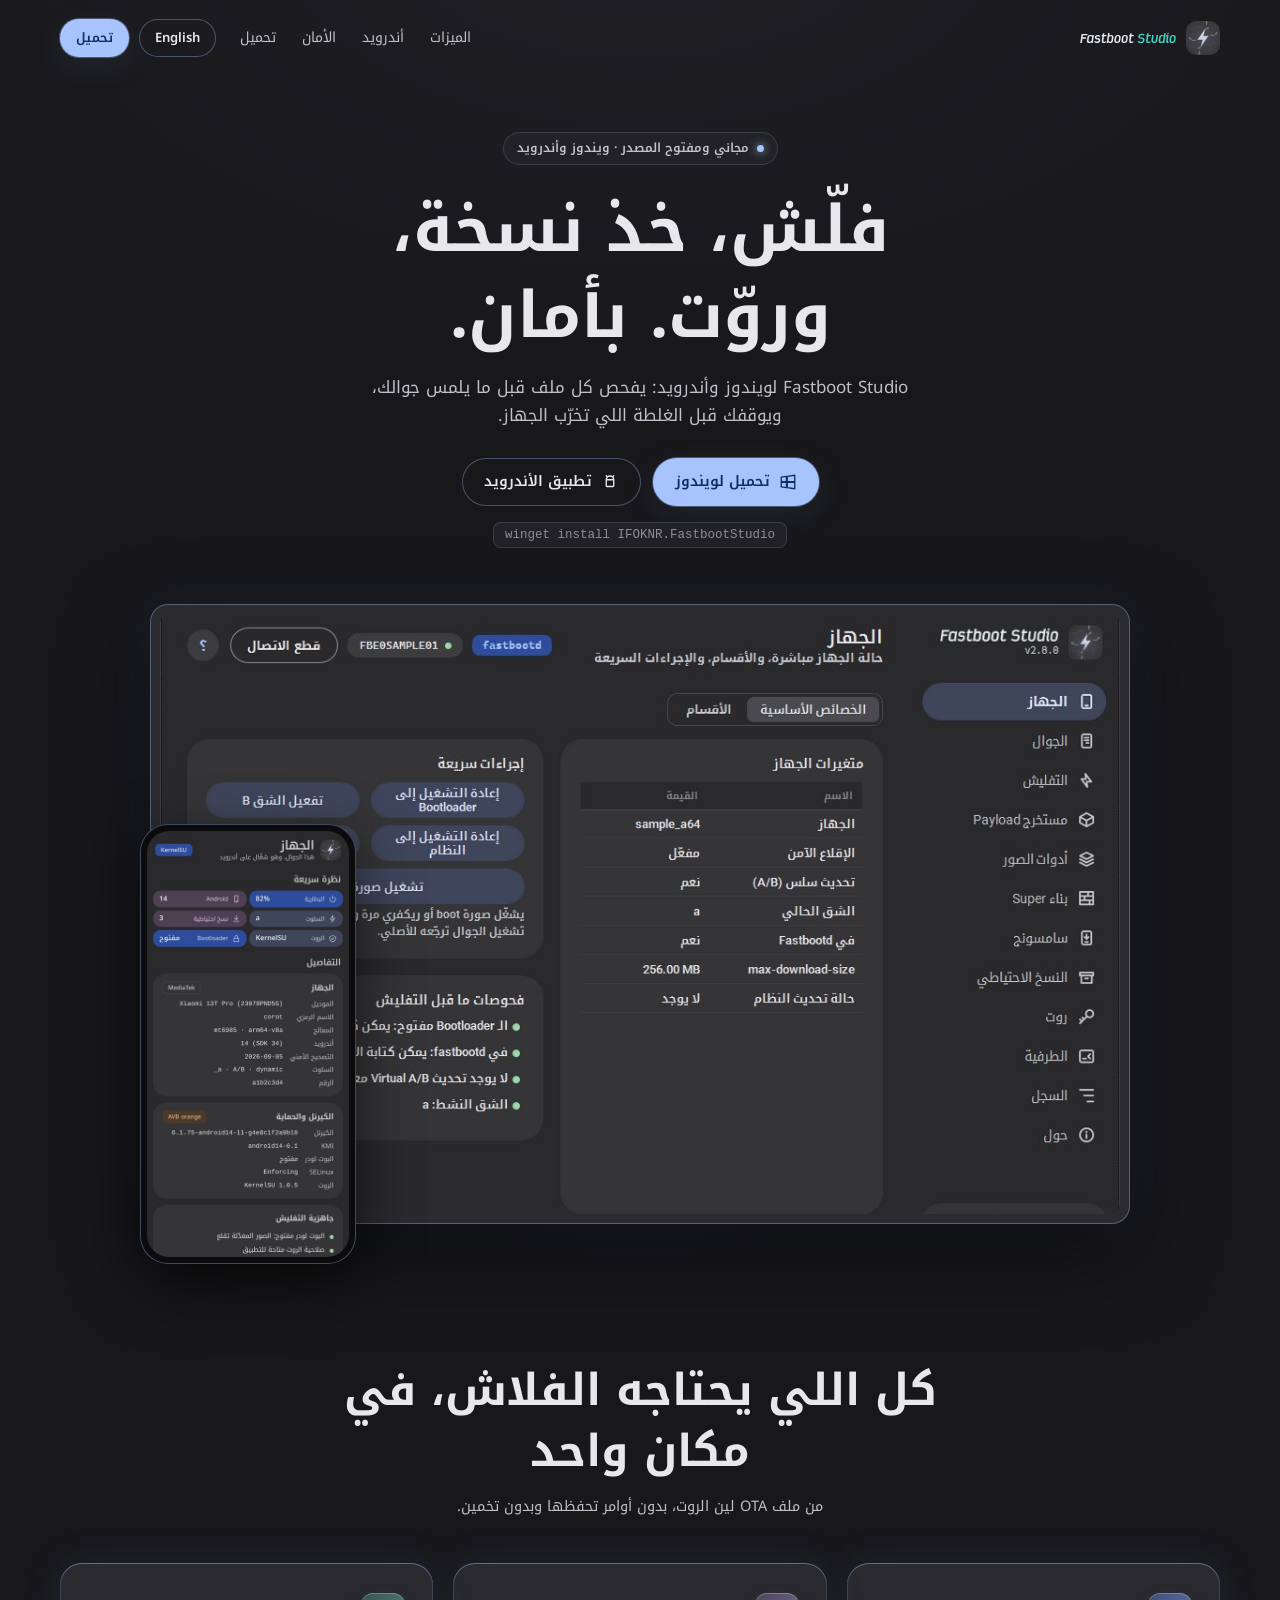
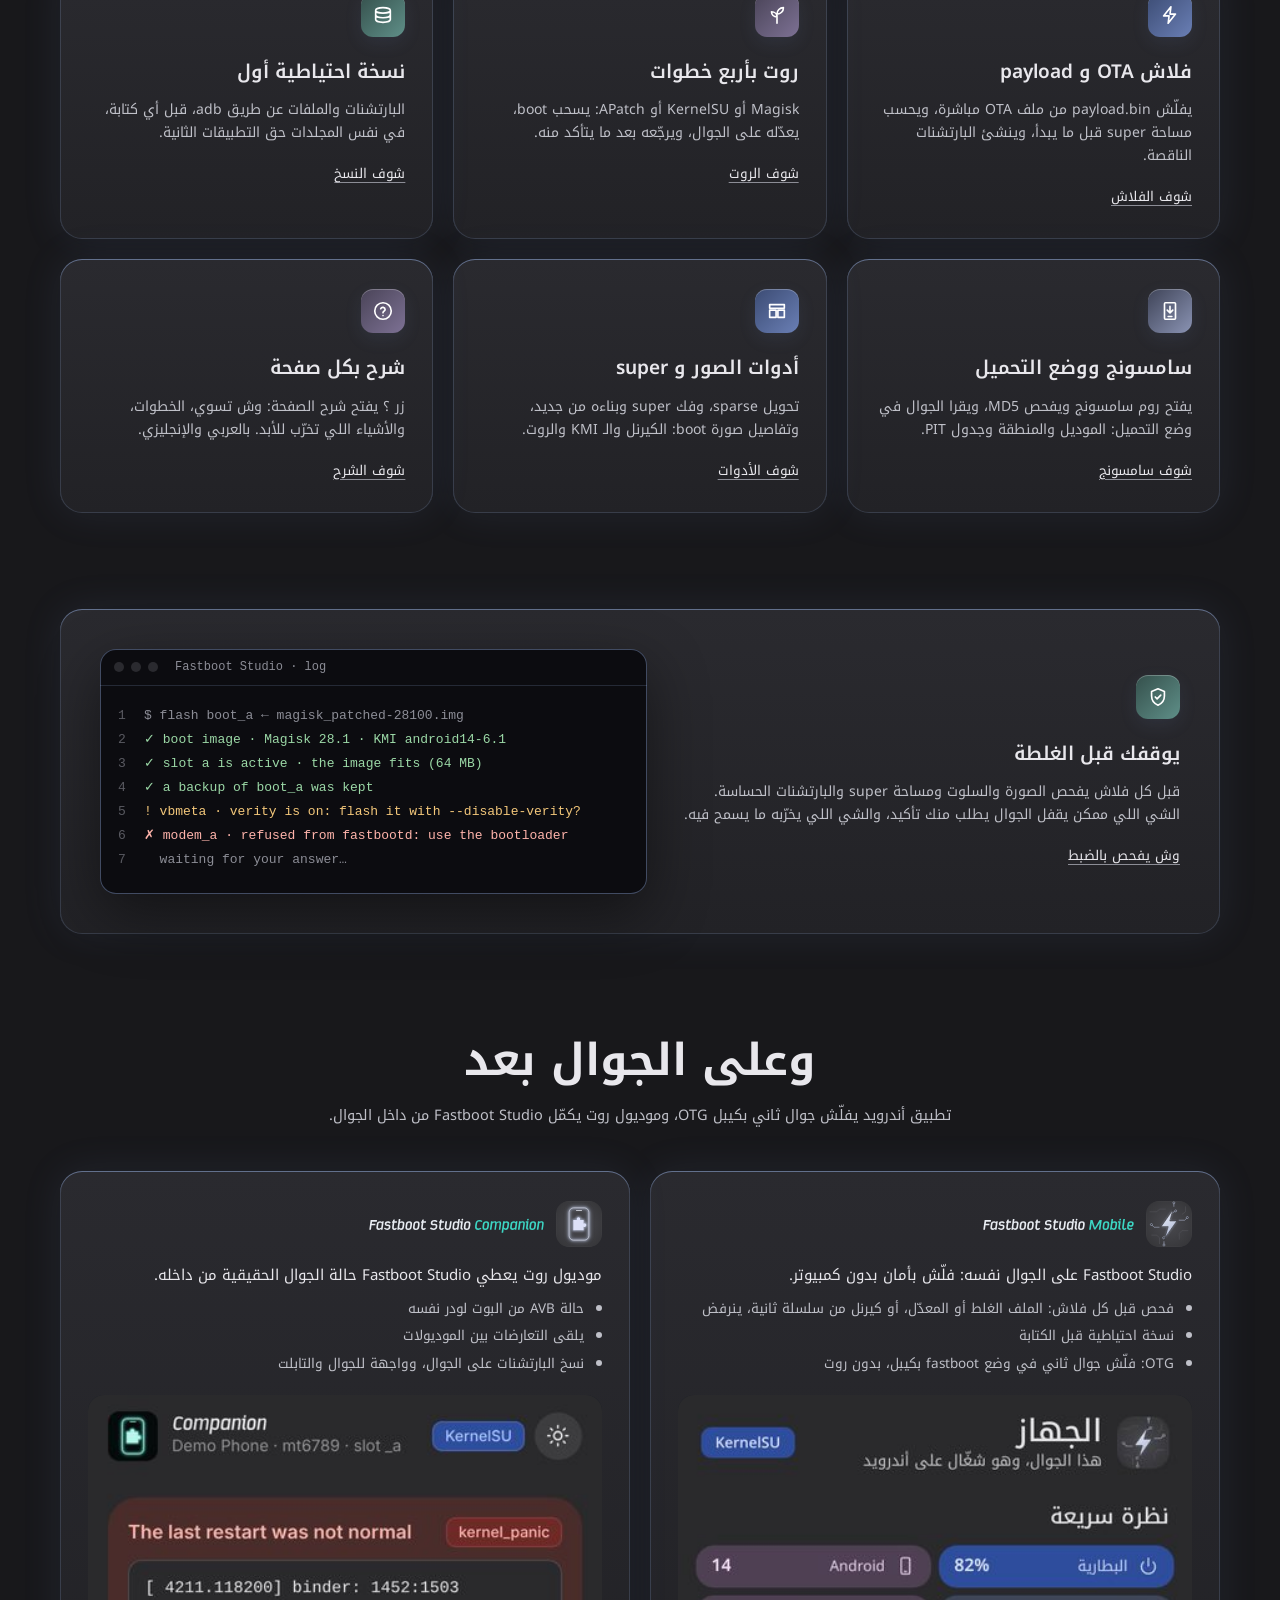
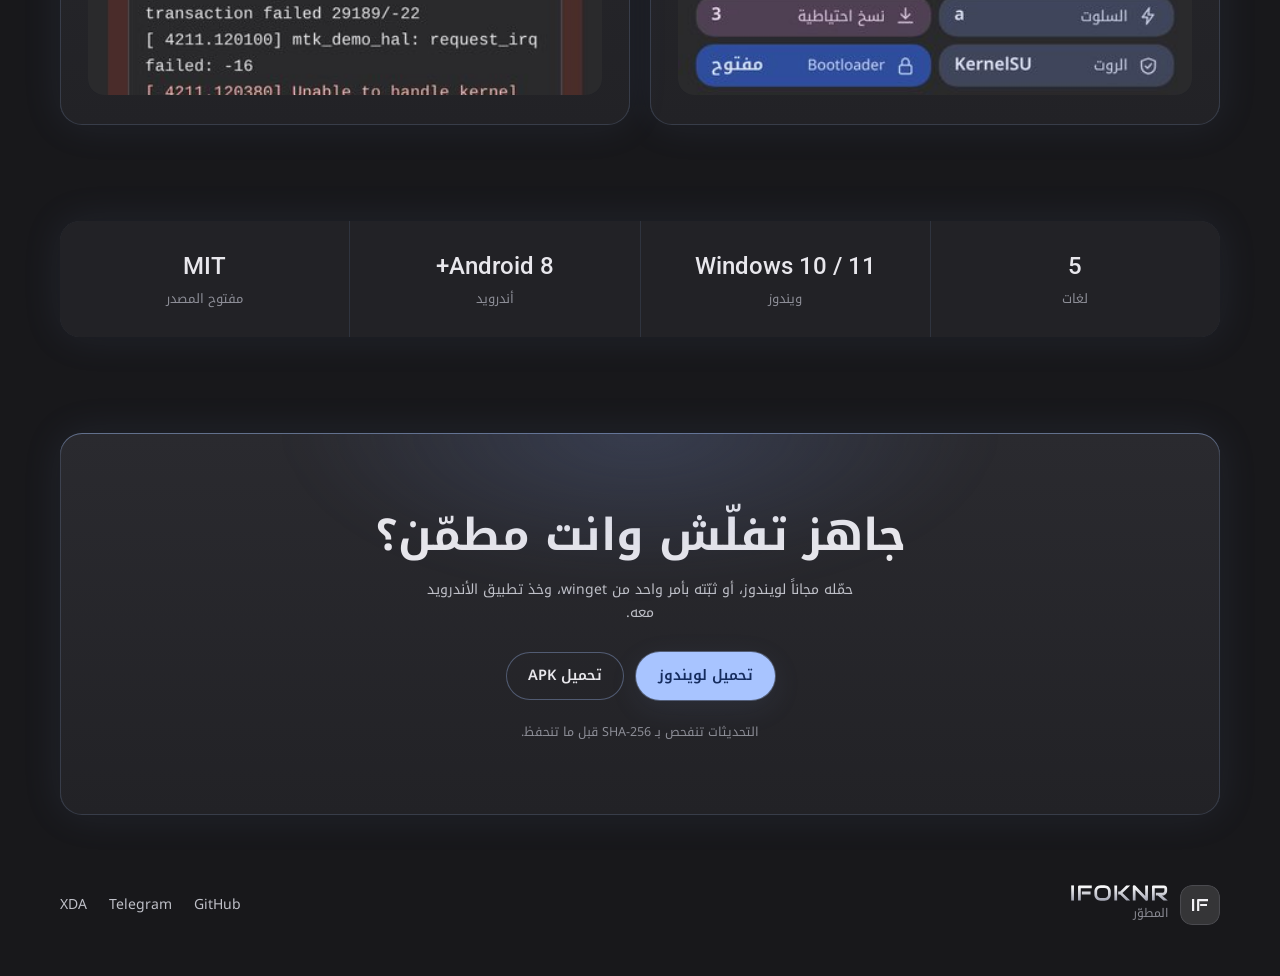
<file: design/fastbootstudio-site/index.html>
<!doctype html>
<html lang="ar" dir="rtl">
<head>
<meta charset="utf-8">
<meta name="viewport" content="width=device-width, initial-scale=1">
<title>Fastboot Studio</title>
<link rel="icon" href="../../site/assets/img/tools/fastbootstudio.svg" type="image/svg+xml">
<link rel="stylesheet" href="style.css">
</head>
<body>
<div class="bg"></div>
<header class="nav wrap">
  <a class="brand" href="#"><img src="../../site/assets/img/tools/fastbootstudio.svg" alt=""><img class="word" src="../../site/assets/img/names/fastbootstudio-dark.svg" alt="Fastboot Studio"></a>
  <nav class="links"><a href="#features" data-t="n_features"></a><a href="#android" data-t="n_android"></a><a href="#safety" data-t="n_safety"></a><a href="#get" data-t="n_get"></a></nav>
  <div class="nav-end"><button class="ghost sm" data-act="lang" data-t="lang"></button><a class="btn sm" href="#get" data-t="download"></a></div>
</header>

<main>
  <section class="hero wrap">
    <span class="chip"><i></i><b data-t="chip"></b></span>
    <h1 data-t="h1"></h1>
    <p class="lead" data-t="lead"></p>
    <div class="cta">
      <a class="btn" href="#get"><svg viewBox="0 0 24 24"><path d="M3 5.5 10 4.5v7H3zM11 4.4 21 3v8.5H11zM3 12.5h7v7L3 18.5zM11 12.5h10V21l-10-1.4z"/></svg><span data-t="win"></span></a>
      <a class="ghost" href="#android"><svg viewBox="0 0 24 24"><path d="M7 9h10v8a1 1 0 0 1-1 1H8a1 1 0 0 1-1-1zM8.5 5.5 7 3.5M15.5 5.5 17 3.5M7 9a5 5 0 0 1 10 0"/></svg><span data-t="and"></span></a>
    </div>
    <code class="winget">winget install IFOKNR.FastbootStudio</code>
    <div class="stage">
      <div class="glowball"></div>
      <div class="laptop"><video src="../../site/assets/media/fastbootstudio.mp4" poster="../../site/assets/media/fastbootstudio.jpg" muted loop playsinline autoplay></video></div>
      <div class="phone"><video src="../../site/assets/media/mobile.mp4" poster="../../site/assets/media/mobile.jpg" muted loop playsinline autoplay></video></div>
    </div>
  </section>

  <section class="sec wrap" id="features">
    <div class="head"><h2 data-t="f_h"></h2><p data-t="f_d"></p></div>
    <div class="cards" id="cards"></div>
  </section>

  <section class="sec wrap" id="safety">
    <div class="card wide">
      <div class="wide-text">
        <span class="tile t3"><svg viewBox="0 0 24 24"><path d="M12 3 5 6v5c0 4.5 3 8.3 7 10 4-1.7 7-5.5 7-10V6z M9 12l2 2 4-4"/></svg></span>
        <h3 data-t="s_h"></h3>
        <p data-t="s_d"></p>
        <a class="more" href="#get" data-t="s_more"></a>
      </div>
      <div class="term" dir="ltr">
        <div class="term-bar"><i></i><i></i><i></i><span>Fastboot Studio · log</span></div>
        <pre id="term"></pre>
      </div>
    </div>
  </section>

  <section class="sec wrap" id="android">
    <div class="head"><h2 data-t="a_h"></h2><p data-t="a_d"></p></div>
    <div class="duo">
      <div class="card app"><div class="app-top"><img src="../../site/assets/img/tools/mobile.svg" alt=""><img class="word" src="../../site/assets/img/names/mobile-dark.svg" alt="Fastboot Studio Mobile"></div><p data-t="m_d"></p><ul id="m_pts"></ul><div class="shot"><video src="../../site/assets/media/mobile.mp4" poster="../../site/assets/media/mobile.jpg" muted loop playsinline autoplay></video></div></div>
      <div class="card app"><div class="app-top"><img src="../../site/assets/img/tools/companion.svg" alt=""><img class="word" src="../../site/assets/img/names/companion-dark.svg" alt="Fastboot Studio Companion"></div><p data-t="c_d"></p><ul id="c_pts"></ul><div class="shot"><video src="../../site/assets/media/companion.mp4" poster="../../site/assets/media/companion.jpg" muted loop playsinline autoplay></video></div></div>
    </div>
  </section>

  <section class="sec wrap">
    <div class="stats" id="stats"></div>
  </section>

  <section class="sec wrap" id="get">
    <div class="card final">
      <h2 data-t="g_h"></h2>
      <p data-t="g_d"></p>
      <div class="cta center"><a class="btn" href="#"><span data-t="win"></span></a><a class="ghost" href="#"><span data-t="apk"></span></a></div>
      <p class="fine" data-t="g_f"></p>
    </div>
  </section>
</main>

<footer class="foot wrap">
  <div class="dev"><img src="../../site/assets/img/ifoknr-mark.svg" alt=""><div><img class="sig" src="../../site/assets/img/ifoknr-dark.svg" alt="IFOKNR"><small data-t="dev"></small></div></div>
  <div class="foot-links"><a href="#">GitHub</a><a href="#">Telegram</a><a href="#">XDA</a></div>
</footer>
<script src="app.js"></script>
</body>
</html>
</file>
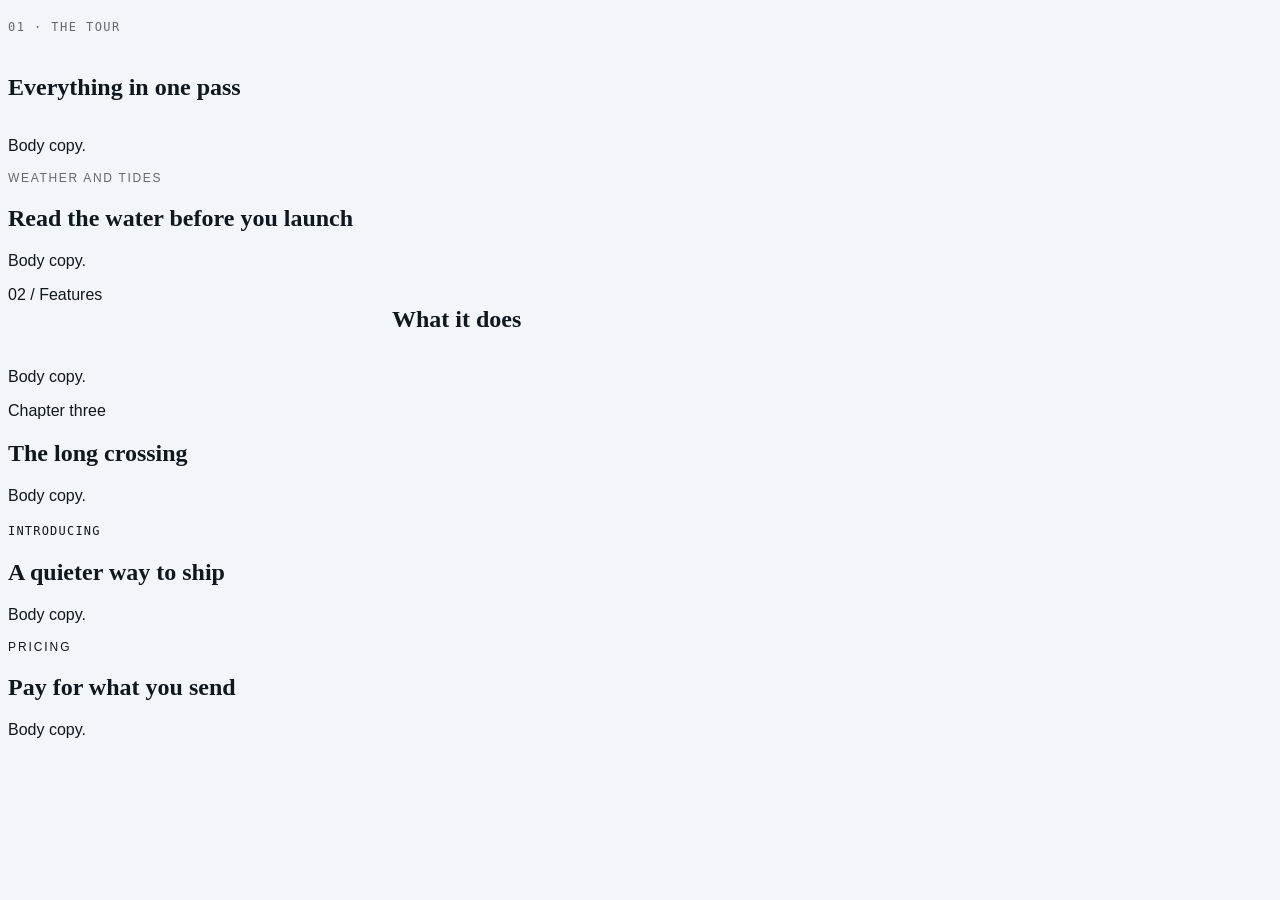
<file: .claude/skills/hallmark/scripts/fixtures/eyebrow-fail/index.html>
<!doctype html>
<!--
  Gate 54 fixture: MUST FAIL, six times.

  Every case here was invisible to the pre-1.3 detector, which keyed on
  `grid-template-columns` in the CSS and so only ever saw one geometry.
  Assertion (run from this directory):

    node ../../sloplint.mjs . --json | node -e "let s='';process.stdin.on('data',d=>s+=d).on('end',()=>console.log(JSON.parse(s).findings.filter(f=>f.gate==='54'&&f.grade==='FAIL').length))"
    # expected: 6

  Scoped to gate 54 on purpose: this file is deliberately slop in other ways too.
-->
<html lang="en">
<head>
<meta charset="utf-8">
<meta name="viewport" content="width=device-width, initial-scale=1">
<title>Gate 54 eyebrow fixture (must fail)</title>
<style>
/* Hallmark · macrostructure: fixture · tone: n/a · anchor hue: 250 · hero: Settled/H1 */
/* Hallmark · pre-emit critique: P3 H3 E3 S3 R3 V3 · weakest: all - this is a fixture */
:root {
  --color-paper: oklch(97% 0.006 250); --color-ink: oklch(20% 0.02 250);
  --color-muted: oklch(52% 0.015 250);
  --font-display: "Fraunces", serif; --font-body: "Public Sans", sans-serif;
  --font-label: "Geist Mono", monospace;
  --text-xs: 0.75rem; --tracking-label: 0.12em;
}
html, body { overflow-x: clip; }
body { background: var(--color-paper); color: var(--color-ink); font-family: var(--font-body); }
h1, h2, h3 { font-family: var(--font-display); }

/* 1: flex column. No grid anywhere; the old check could not see this. */
.a__head { display: flex; flex-direction: column; gap: 0.5rem; }
.a__eyebrow { font-family: var(--font-label); text-transform: uppercase;
  letter-spacing: var(--tracking-label); font-size: var(--text-xs); color: var(--color-muted); }

/* 2: plain block stack, and a class name outside the label vocabulary.
       Caught by resolved CSS alone: uppercase + tracking + small size. */
.b__strand { text-transform: uppercase; letter-spacing: 0.14em; font-size: 0.75rem;
  color: var(--color-muted); }

/* 3: the classic side-by-side grid. Regression guard for the old behaviour. */
.c__head { display: grid; grid-template-columns: minmax(0, 0.4fr) minmax(0, 1fr); gap: 2rem; }

/* 4: multi-column head declared ONLY inside a max-width block. The old check
       skipped every max-width rule, so this shape was a free pass. */
@media (max-width: 48rem) {
  .d__head { display: grid; grid-template-columns: 1fr 2fr; }
}

/* 5: class-less heading. The old check required a semantic match on the head
       wrapper's own classes to even look. */
.e__mark { font-family: var(--font-label); text-transform: uppercase;
  letter-spacing: 0.1em; font-size: 0.75rem; }

/* 6: "overline" was not in the old vocabulary at all. */
.overline { font-size: 0.75rem; letter-spacing: 0.16em; text-transform: uppercase; }
</style>
</head>
<body>

<!-- 1 · flex column stack -->
<section>
  <div class="a__head">
    <p class="a__eyebrow">01 · The tour</p>
    <h2>Everything in one pass</h2>
  </div>
  <p>Body copy.</p>
</section>

<!-- 2 · plain block stack, non-vocabulary class, CSS signals only -->
<section>
  <div>
    <p class="b__strand">Weather and tides</p>
    <h2>Read the water before you launch</h2>
  </div>
  <p>Body copy.</p>
</section>

<!-- 3 · side-by-side grid (the only shape the old gate caught) -->
<section>
  <div class="c__head">
    <span class="eyebrow">02 / Features</span>
    <h2>What it does</h2>
  </div>
  <p>Body copy.</p>
</section>

<!-- 4 · two-column head hidden inside a max-width query -->
<section>
  <div class="d__head">
    <span class="kicker">Chapter three</span>
    <h2>The long crossing</h2>
  </div>
  <p>Body copy.</p>
</section>

<!-- 5 · class-less heading under a labelled span -->
<section>
  <div>
    <span class="e__mark">Introducing</span>
    <h2>A quieter way to ship</h2>
  </div>
  <p>Body copy.</p>
</section>

<!-- 6 · the word the old vocabulary never knew -->
<section>
  <div>
    <p class="overline">Pricing</p>
    <h2>Pay for what you send</h2>
  </div>
  <p>Body copy.</p>
</section>

</body>
</html>
</file>
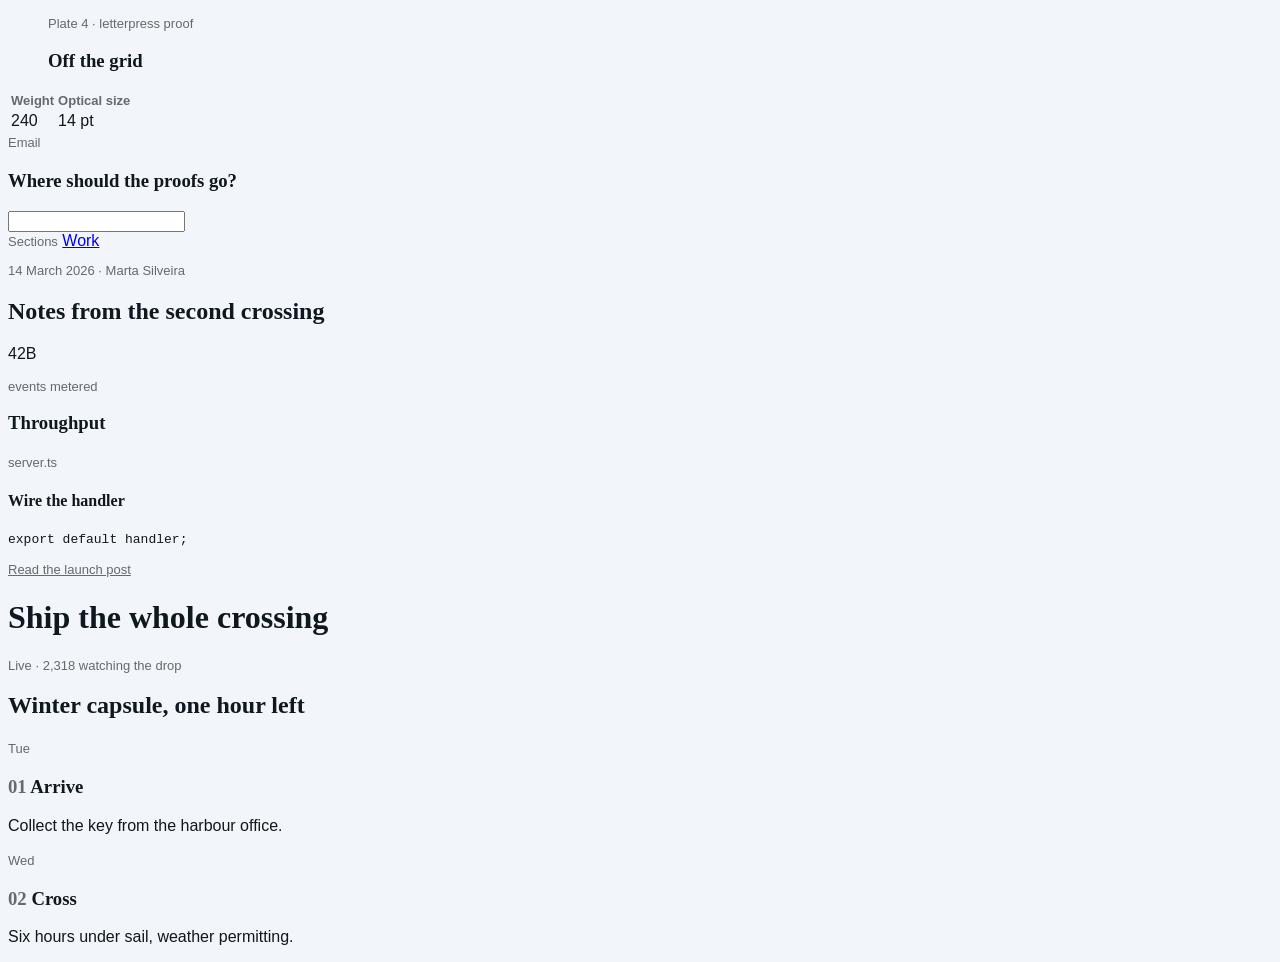
<file: .claude/skills/hallmark/scripts/fixtures/eyebrow-pass/index.html>
<!doctype html>
<!--
  Gate 54 fixture: MUST NOT FAIL.

  Ten shapes that look like an eyebrow to a naive detector and are not one.
  Each carries a fact, a destination, or an identifier the reader would
  otherwise lack: the exceptions gate 54 lists in references/gates.md.

  Assertion (run from this directory):

    node ../../sloplint.mjs . --json | node -e "let s='';process.stdin.on('data',d=>s+=d).on('end',()=>console.log(JSON.parse(s).findings.filter(f=>f.gate==='54').length))"
    # expected: 0

  Scoped to gate 54: this file makes no claim to be clean on the other gates.
-->
<html lang="en">
<head>
<meta charset="utf-8">
<meta name="viewport" content="width=device-width, initial-scale=1">
<title>Gate 54 carve-out fixture (must pass)</title>
<meta name="description" content="Fragments that sit near a heading without announcing it; gate 54 must stay quiet on every one.">
<style>
/* Hallmark · shape: fixture · genre: editorial · theme: fixture (by request)
 * hero: Settled · nav: none · footer: none · enrichment: none · signature: none, this is a gate 54 fixture
 * axes: light/roman-serif/cool · posture: restrained · contrast: pass · fold: n/a · v2.0.0 */
/* Hallmark · pre-emit critique: P3 H3 E3 S3 R3 V3 · weakest: all, this is a fixture */
/* Hallmark · answered F21 · unrelated fragments in one file, not a single document outline */
:root {
  --color-paper: oklch(97% 0.006 250); --color-ink: oklch(20% 0.02 250);
  --color-muted: oklch(52% 0.015 250); --color-accent: oklch(52% 0.14 250); --color-accent-ink: oklch(98% 0.005 250);
  --font-display: "Fraunces", serif; --font-body: "Public Sans", sans-serif;
  --font-label: var(--font-body);
  --text-xs: 0.8125rem;
}
html, body { overflow-x: clip; }
html { scrollbar-color: var(--color-muted) var(--color-paper); }
body { background: var(--color-paper); color: var(--color-ink); font-family: var(--font-body); caret-color: var(--color-accent); }
::selection { background: color-mix(in oklab, var(--color-accent) 22%, transparent); color: var(--color-ink); }
:focus-visible { outline: 2px solid var(--color-accent); outline-offset: 2px; }
a:active, button:active { transform: translateY(1px); }
button:disabled { opacity: 0.55; cursor: not-allowed; }
h1, h2, h3, h4 { font-family: var(--font-display); text-wrap: balance; }
.label { font-family: var(--font-label); font-size: var(--text-xs); color: var(--color-muted); }
.steps { list-style: none; counter-reset: step; padding: 0; }
.steps li { counter-increment: step; }
.steps li h3::before { content: counter(step, decimal-leading-zero) "  "; color: var(--color-muted); }
</style>
</head>
<body>

<!-- 1 · figcaption. Identifier, and it names something that is present. -->
<figure>
  <figcaption class="label">Plate 4 · letterpress proof</figcaption>
  <h3>Off the grid</h3>
</figure>

<!-- 2 · table column header. Identifier. -->
<table>
  <thead><tr><th class="label">Weight</th><th class="label">Optical size</th></tr></thead>
  <tbody><tr><td>240</td><td>14 pt</td></tr></tbody>
</table>

<!-- 3 · form field label. Identifier, bound to its control. -->
<form>
  <div>
    <label class="label" for="email">Email</label>
    <h3>Where should the proofs go?</h3>
    <input id="email" type="email">
  </div>
</form>

<!-- 4 · nav label. Destination. -->
<nav>
  <div>
    <span class="label">Sections</span>
    <h2 hidden>Navigation</h2>
    <a href="/work">Work</a>
  </div>
</nav>

<!-- 5 · dateline. Fact: the date appears nowhere else. -->
<article>
  <p class="label"><time datetime="2026-03-14">14 March 2026</time> · Marta Silveira</p>
  <h2>Notes from the second crossing</h2>
</article>

<!-- 6 · unit label AFTER the figure it labels. Order is the discriminator. -->
<section>
  <div>
    <p class="stat__num">42B</p>
    <p class="label">events metered</p>
  </div>
  <h3>Throughput</h3>
</section>

<!-- 7 · code filename tab. Identifier: a real path. -->
<section>
  <div>
    <span class="label">server.ts</span>
    <h4>Wire the handler</h4>
  </div>
  <pre><code>export default handler;</code></pre>
</section>

<!-- 8 · linked announcement chip. Destination, and it goes somewhere real. -->
<header>
  <div>
    <a class="label" href="/changelog/v2">Read the launch post</a>
    <h1>Ship the whole crossing</h1>
  </div>
</header>

<!-- 9 · live telemetry above a headline. Fact, and the digits prove it. -->
<section>
  <div>
    <p class="label">Live · 2,318 watching the drop</p>
    <h1>Winter capsule, one hour left</h1>
  </div>
</section>

<!-- 10 · a real <ol>. The numbers come from counter(), not from typed labels;
         a genuine per-step identifier rides along without becoming a kicker. -->
<ol class="steps">
  <li>
    <span class="label">Tue</span>
    <h3>Arrive</h3>
    <p>Collect the key from the harbour office.</p>
  </li>
  <li>
    <span class="label">Wed</span>
    <h3>Cross</h3>
    <p>Six hours under sail, weather permitting.</p>
  </li>
</ol>

</body>
</html>
</file>
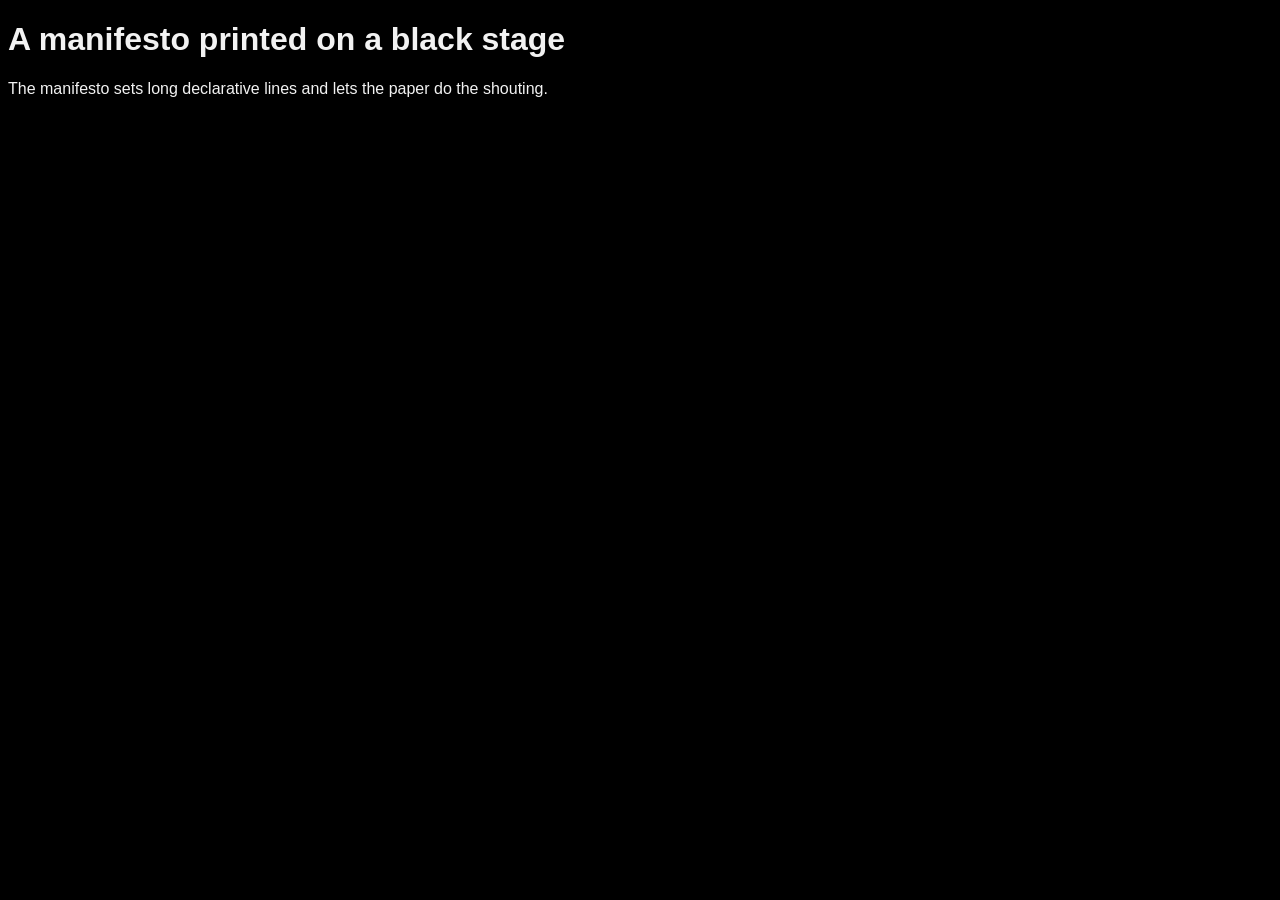
<file: .claude/skills/hallmark/scripts/fixtures/waiver/index.html>
<!doctype html>
<!--
  Waiver fixture. Five waivers are claimed on a deliberately expressive page:
  four are honoured, one is refused because it names a Floor gate, and the build
  ships. There is no cap, so the page is not blocked for being expressive; what
  it gets instead is a NOTE saying four waivers is a house style, not exceptions.

  Assertion (run from this directory):

    node ../../sloplint.mjs . --json | node -e "let s='';process.stdin.on('data',d=>s+=d).on('end',()=>{const j=JSON.parse(s);console.log(JSON.stringify(j.summary))})"
    # expected: fails 0, reflex 0, waived 5, rejected 2, answered 1, notes 1
    # (waived counts findings, not gates: gate 1 fires on both the token and the
    #  h1 rule, and gate 7 on both the token and the body background)

  Case by case:
    waive 40  -> refused, Floor is never waivable, and gate 40 still binds
    waive 7b  -> honoured; the guard (surface: absolute in the stamp) holds
    waive 22  -> honoured
    waive 25  -> honoured (no finding to downgrade on this page)
    waive 1   -> honoured, and trips the >3 house-style NOTE
    answered F3  -> honoured; the Finish finding reports ANSWERED instead of WARN
    answered 40  -> refused; 40 is Floor, and Floor findings are fixed, not answered
-->
<html lang="en">
<head>
<meta charset="utf-8">
<meta name="viewport" content="width=device-width, initial-scale=1">
<title>Waiver fixture</title>
<style>
/* Hallmark · macrostructure: Manifesto · tone: austere · anchor hue: 250 · surface: absolute · nav: N9 · footer: Ft2 · hero: Poster/H1 */
/* Hallmark · pre-emit critique: P5 H4 E5 S4 R5 V4 · weakest: E - fixture, not a real build */
/* Hallmark · waive 40 · contrast measured on the stage · the manifesto is printed white on black */
/* Hallmark · waive 7b · surface: absolute declared, 40-41 pass · the manifesto stage is printed on black paper */
/* Hallmark · waive 22 · neutrals achromatic throughout · the manifesto rules are pure grey by intent */
/* Hallmark · waive 25 · measure runs to 96ch · the manifesto sets long declarative lines */
/* Hallmark · waive 1 · two families declared · the manifesto pairs a display serif with a grotesque */
/* Hallmark · answered F3 · the manifesto head is one word and cannot wrap, so balance has nothing to balance */
/* Hallmark · answered 40 · contrast is fine here honestly */
:root {
  --color-paper: #000;
  --color-ink: oklch(96% 0 250);
  --font-display: Inter, sans-serif;
  --font-body: "Public Sans", sans-serif;
}
html, body { overflow-x: clip; }
body { background: var(--color-paper); color: var(--color-ink); font-family: var(--font-body); }
h1 { font-family: var(--font-display); }
</style>
</head>
<body>
  <h1>A manifesto printed on a black stage</h1>
  <p>The manifesto sets long declarative lines and lets the paper do the shouting.</p>
</body>
</html>
</file>
<file: design/fastbootstudio-site/style.css>
@font-face{font-family:Roboto;src:url(../../site/assets/fonts/Roboto-Regular.woff) format("woff");font-weight:400;font-display:swap}
@font-face{font-family:Roboto;src:url(../../site/assets/fonts/Roboto-Medium.woff) format("woff");font-weight:500;font-display:swap}
@font-face{font-family:Roboto;src:url(../../site/assets/fonts/Roboto-Bold.woff) format("woff");font-weight:700;font-display:swap}
@font-face{font-family:Kufi;src:url(../../site/assets/fonts/NotoKufiArabic-Regular.woff) format("woff");font-weight:400;font-display:swap}
@font-face{font-family:Kufi;src:url(../../site/assets/fonts/NotoKufiArabic-SemiBold.woff) format("woff");font-weight:500 600;font-display:swap}
@font-face{font-family:Kufi;src:url(../../site/assets/fonts/NotoKufiArabic-Bold.woff) format("woff");font-weight:700;font-display:swap}

/* The apps' grey and blue-slate, with glowing card edges (option A, chosen by IFOKNR). */
:root{
  --bg:#18181b;--bg2:#202024;--card:#222226;--card2:#2a2a2f;
  --edge:rgba(168,196,255,.16);--edge-hi:rgba(168,196,255,.34);--glow:rgba(120,146,210,.10);
  --tx:#e8e7ec;--tx2:#bfc0c8;--tx3:#8c8d96;
  --acc:#a8c4ff;--on-acc:#152c5e;
  --t1a:#3c4c74;--t1b:#6a7fb5;--t2a:#4a4458;--t2b:#7d7194;--t3a:#35504c;--t3b:#5f8f88;--t4a:#3f4458;--t4b:#8a93b3;
  --ball:rgba(110,135,200,.22);
}

*{box-sizing:border-box}
html,body{margin:0}
body{background:var(--bg);color:var(--tx);font:400 15px/1.65 Roboto,Kufi,system-ui,sans-serif;-webkit-font-smoothing:antialiased;overflow-x:hidden}
[dir=rtl] body{font-family:Kufi,Roboto,system-ui,sans-serif;font-size:14.5px}
a{color:inherit;text-decoration:none}
button{font:inherit;color:inherit;border:0;background:none;cursor:pointer}
img,video{display:block;max-width:100%}
.bg{position:fixed;inset:0;z-index:-1;background:radial-gradient(1200px 700px at 50% -10%,var(--bg2),transparent 70%),var(--bg)}
.wrap{width:min(1160px,100% - 40px);margin-inline:auto}

/* nav */
.nav{display:flex;align-items:center;gap:24px;height:76px}
.brand{display:flex;align-items:center;gap:10px}
.brand img{width:34px;height:34px;border-radius:10px}
.brand .word{width:auto;height:16px;border-radius:0}
.links{display:flex;gap:26px;margin-inline-start:auto;color:var(--tx2);font-size:14px}
.links a:hover{color:var(--tx)}
.nav-end{display:flex;gap:10px;align-items:center}

/* buttons */
.btn,.ghost{display:inline-flex;align-items:center;gap:9px;height:48px;padding:0 22px;border-radius:999px;font-weight:600;font-size:14.5px;transition:transform .15s,box-shadow .2s,background .2s}
.btn{background:var(--acc);color:var(--on-acc);box-shadow:0 0 0 1px var(--edge-hi),0 8px 30px var(--glow)}
.btn:hover{transform:translateY(-1px);box-shadow:0 0 0 1px var(--edge-hi),0 10px 40px var(--ball)}
.ghost{box-shadow:inset 0 0 0 1px var(--edge-hi);color:var(--tx)}
.ghost:hover{background:var(--card2)}
.btn.sm,.ghost.sm{height:38px;padding:0 16px;font-size:13px}
.btn svg,.ghost svg{width:18px;height:18px;fill:none;stroke:currentColor;stroke-width:1.8;stroke-linejoin:round;stroke-linecap:round}

/* hero */
.hero{text-align:center;padding:56px 0 0;display:flex;flex-direction:column;align-items:center}
.chip{display:inline-flex;align-items:center;gap:8px;padding:6px 14px;border-radius:999px;background:var(--card);box-shadow:inset 0 0 0 1px var(--edge);font-size:12.5px;color:var(--tx2)}
.chip i{width:7px;height:7px;border-radius:50%;background:var(--acc);box-shadow:0 0 10px var(--acc)}
.chip b{font-weight:500}
.hero h1{font-size:clamp(36px,5.4vw,64px);line-height:1.08;letter-spacing:-.02em;margin:22px 0 14px;max-width:15ch;font-weight:500}
[dir=rtl] .hero h1{letter-spacing:0;line-height:1.35;font-weight:700}
.lead{color:var(--tx2);font-size:17px;max-width:56ch;margin:0}
.cta{display:flex;gap:12px;flex-wrap:wrap;margin-top:28px}
.cta.center{justify-content:center}
.winget{margin-top:16px;font:12.5px ui-monospace,"Cascadia Mono",Menlo,monospace;color:var(--tx3);background:var(--card);padding:6px 12px;border-radius:8px;box-shadow:inset 0 0 0 1px var(--edge)}
.stage{position:relative;width:100%;max-width:980px;margin-top:56px;padding-bottom:40px}
.glowball{position:absolute;inset:10% 15% 0;background:radial-gradient(closest-side,var(--ball),transparent);filter:blur(30px)}
.laptop{position:relative;border-radius:18px;padding:10px;background:var(--card2);box-shadow:inset 0 0 0 1px var(--edge-hi),0 30px 80px rgba(0,0,0,.5),0 0 60px var(--glow)}
.laptop video{border-radius:10px;width:100%;aspect-ratio:16/10;object-fit:cover}
.phone{position:absolute;inset-inline-end:-10px;bottom:0;width:22%;border-radius:28px;padding:7px;background:#0b0b0d;box-shadow:inset 0 0 0 1px var(--edge-hi),0 20px 60px rgba(0,0,0,.6)}
.phone video{border-radius:22px;width:100%;aspect-ratio:9/19;object-fit:cover}

/* sections */
.sec{padding:96px 0 0}
.head{text-align:center;max-width:640px;margin:0 auto 44px}
.head h2,.final h2{font-size:clamp(28px,3.6vw,44px);line-height:1.15;margin:0 0 12px;font-weight:500;letter-spacing:-.01em}
[dir=rtl] .head h2,[dir=rtl] .final h2{font-weight:700;line-height:1.4;letter-spacing:0}
.head p{color:var(--tx2);margin:0}

/* cards: the design's soft glowing edge */
.cards{display:grid;grid-template-columns:repeat(3,minmax(0,1fr));gap:20px}
.card{position:relative;background:linear-gradient(180deg,var(--card2),var(--card));border-radius:22px;padding:30px 28px;box-shadow:inset 0 0 0 1px var(--edge),inset 0 1px 0 var(--edge-hi),0 0 40px var(--glow);transition:box-shadow .25s,transform .25s}
.card:hover{box-shadow:inset 0 0 0 1px var(--edge-hi),inset 0 1px 0 var(--edge-hi),0 0 60px var(--ball);transform:translateY(-2px)}
.card h3{font-size:21px;font-weight:500;margin:20px 0 10px}
[dir=rtl] .card h3{font-weight:600;font-size:19px}
.card p{color:var(--tx2);font-size:14px;margin:0 0 18px}
.more{font-size:13.5px;text-decoration:underline;text-underline-offset:4px;text-decoration-color:var(--tx3)}
.more:hover{text-decoration-color:var(--acc)}
.tile{display:grid;place-items:center;width:44px;height:44px;border-radius:12px;box-shadow:0 6px 18px var(--glow),inset 0 1px 0 rgba(255,255,255,.25)}
.tile svg{width:22px;height:22px;fill:none;stroke:#fff;stroke-width:1.8;stroke-linecap:round;stroke-linejoin:round}
.t1{background:linear-gradient(135deg,var(--t1a),var(--t1b))}.t2{background:linear-gradient(135deg,var(--t2a),var(--t2b))}
.t3{background:linear-gradient(135deg,var(--t3a),var(--t3b))}.t4{background:linear-gradient(135deg,var(--t4a),var(--t4b))}

/* the wide card with a terminal, as the design's code card */
.wide{display:grid;grid-template-columns:minmax(0,1fr) minmax(0,1.1fr);gap:36px;align-items:center;padding:40px}
.wide h3{font-size:28px}
.term{background:#0c0c10;border-radius:16px;box-shadow:inset 0 0 0 1px var(--edge-hi),0 20px 60px rgba(0,0,0,.45);overflow:hidden}
.term-bar{display:flex;align-items:center;gap:7px;padding:11px 14px;border-bottom:1px solid var(--edge)}
.term-bar i{width:10px;height:10px;border-radius:50%;background:var(--card2)}
.term-bar span{margin-inline-start:10px;font:12px ui-monospace,Menlo,monospace;color:var(--tx3)}
.term pre{margin:0;padding:18px 18px 22px;font:13px/1.85 ui-monospace,"Cascadia Mono",Menlo,monospace;white-space:pre-wrap;color:var(--tx2)}
.term em{display:inline-block;width:26px;color:var(--tx3);font-style:normal;opacity:.6}
.term .ok{color:#9bd8a6}.term .warn{color:#f3c77a}.term .bad{color:#ffb4ab}.term .dim{color:var(--tx3)}

/* android */
.duo{display:grid;grid-template-columns:1fr 1fr;gap:20px}
.app-top{display:flex;align-items:center;gap:12px}
.app-top img{width:46px;height:46px;border-radius:13px}
.app-top .word{width:auto;height:17px;border-radius:0}
.app p{margin:16px 0 10px;font-size:15px;color:var(--tx)}
.app ul{margin:0 0 20px;padding-inline-start:18px;color:var(--tx2);font-size:13.5px}
.app li{margin:5px 0}
.shot{border-radius:16px;overflow:hidden;background:#000;box-shadow:inset 0 0 0 1px var(--edge);height:300px}
.shot video{width:100%;height:100%;object-fit:cover;object-position:top}

/* stats */
.stats{display:grid;grid-template-columns:repeat(4,1fr);gap:1px;background:var(--edge);border-radius:20px;overflow:hidden;box-shadow:0 0 40px var(--glow)}
.stat{background:var(--card);padding:26px 22px;text-align:center}
.stat b{display:block;font-size:24px;font-weight:500;font-family:Roboto}
.stat span{color:var(--tx3);font-size:13px}

/* the closing panel, as the design's last card */
.final{text-align:center;padding:72px 30px;overflow:hidden}
.final::before{content:"";position:absolute;inset:-40% 20% auto;height:300px;background:radial-gradient(closest-side,var(--ball),transparent);filter:blur(20px);pointer-events:none}
.final p{max-width:56ch;margin:0 auto}
.final .fine{margin-top:22px;font-size:12.5px;color:var(--tx3)}

/* footer */
.foot{display:flex;align-items:center;justify-content:space-between;gap:20px;padding:70px 0 50px;flex-wrap:wrap}
.dev{display:flex;align-items:center;gap:12px}
.dev>img{width:40px;height:40px;border-radius:12px}
.dev .sig{height:16px;width:auto}
.dev small{color:var(--tx3);font-size:12px}
.foot-links{display:flex;gap:22px;color:var(--tx2);font-size:14px}

@media (max-width:900px){
  .links{display:none}
  .nav-end{margin-inline-start:auto}
  .cards{grid-template-columns:1fr}
  .wide,.duo{grid-template-columns:1fr}
  .wide{padding:28px 22px}
  .stats{grid-template-columns:1fr 1fr}
  .phone{width:30%;inset-inline-end:-4px}
  .sec{padding-top:72px}
  .brand .word{display:none}
}
@media (prefers-reduced-motion:reduce){*{transition:none!important}}
</file>
